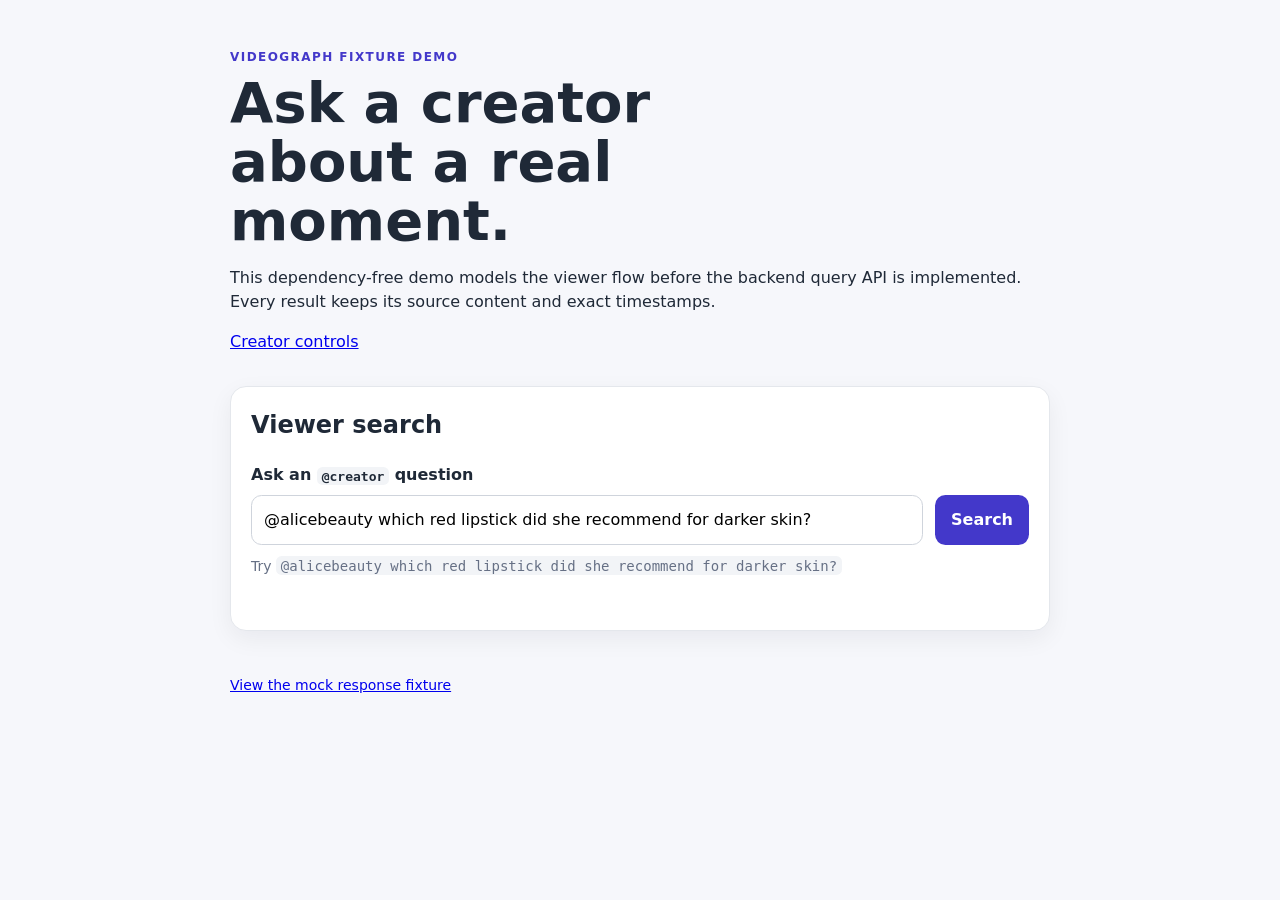
<file: frontend/demo/index.html>
<!doctype html>
<html lang="en">
  <head>
    <meta charset="utf-8" />
    <meta name="viewport" content="width=device-width, initial-scale=1" />
    <title>VideoGraph viewer search demo</title>
    <link rel="stylesheet" href="./styles.css" />
  </head>
  <body>
    <main class="shell">
      <header class="intro">
        <p class="eyebrow">VideoGraph fixture demo</p>
        <h1>Ask a creator about a real moment.</h1>
        <p>
          This dependency-free demo models the viewer flow before the backend query API is
          implemented. Every result keeps its source content and exact timestamps.
        </p>
        <p><a href="./creator-controls.html">Creator controls</a></p>
      </header>

      <section class="panel" aria-labelledby="search-heading">
        <h2 id="search-heading">Viewer search</h2>
        <form id="query-form" novalidate>
          <label for="query-input">Ask an <code>@creator</code> question</label>
          <div class="query-row">
            <input
              id="query-input"
              name="query"
              type="text"
              autocomplete="off"
              value="@alicebeauty which red lipstick did she recommend for darker skin?"
              aria-describedby="query-help query-status"
              aria-controls="creator-suggestions"
              aria-expanded="false"
            />
            <button type="submit">Search</button>
          </div>
          <p id="query-help" class="hint">
            Try <code>@alicebeauty which red lipstick did she recommend for darker skin?</code>
          </p>
          <ul id="creator-suggestions" class="suggestions" role="listbox" hidden></ul>
          <p id="query-status" class="status" role="status" aria-live="polite"></p>
        </form>
      </section>

      <section id="results" class="results" aria-live="polite" aria-busy="false"></section>

      <footer class="footer">
        <a href="../fixtures/viewer-query-fixtures.json">View the mock response fixture</a>
      </footer>
    </main>
    <script type="module" src="./viewer-search.js"></script>
  </body>
</html>
</file>
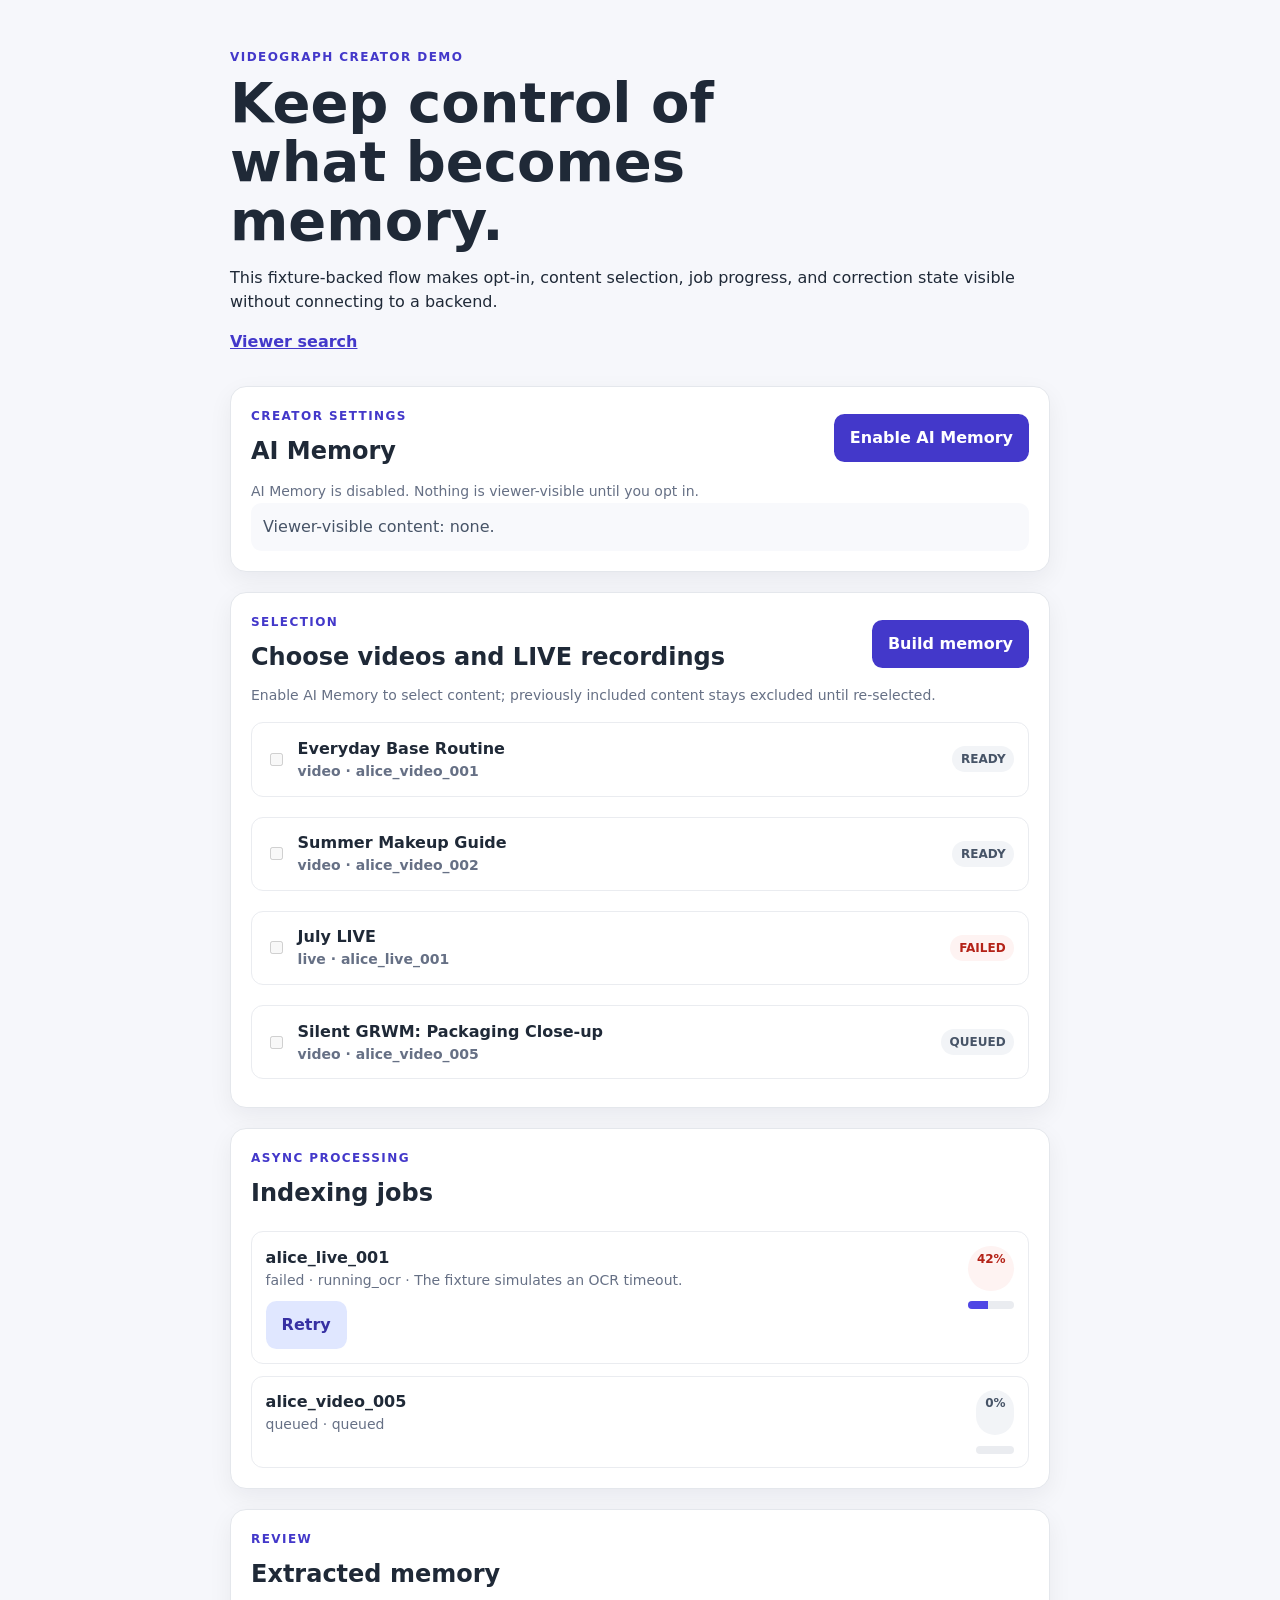
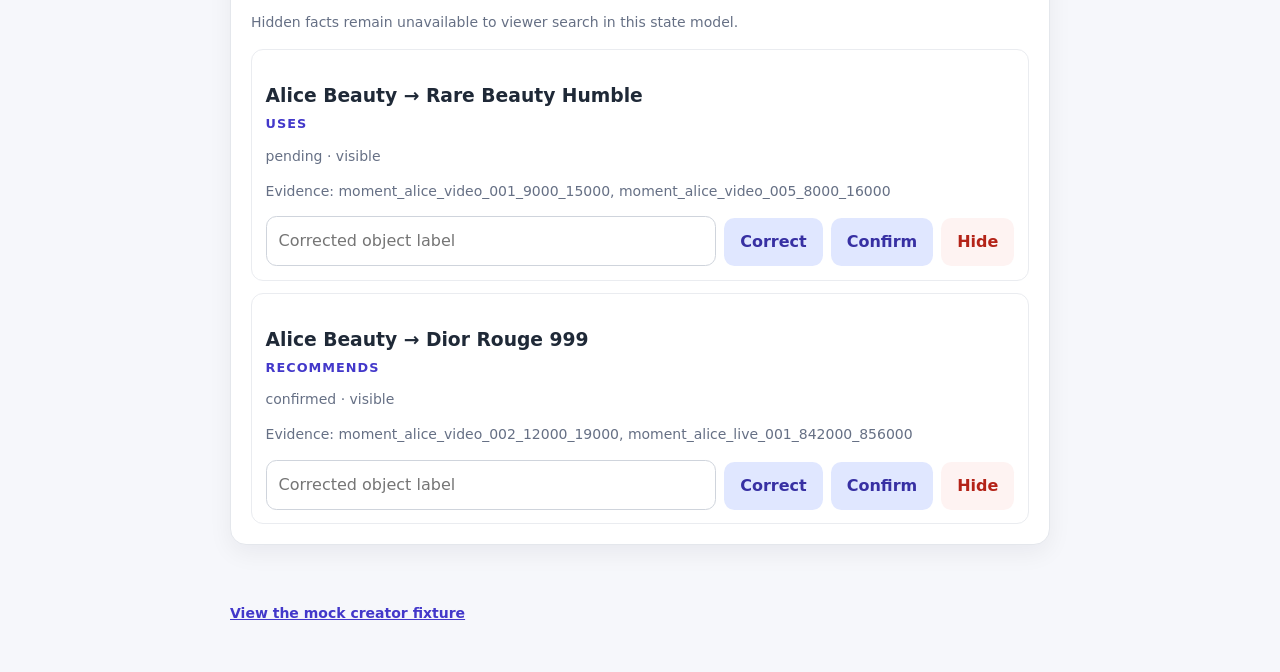
<file: frontend/demo/creator-controls.html>
<!doctype html>
<html lang="en">
  <head>
    <meta charset="utf-8" />
    <meta name="viewport" content="width=device-width, initial-scale=1" />
    <title>VideoGraph creator controls demo</title>
    <link rel="stylesheet" href="./styles.css" />
    <link rel="stylesheet" href="./creator-controls.css" />
  </head>
  <body>
    <main class="shell">
      <header class="intro">
        <p class="eyebrow">VideoGraph creator demo</p>
        <h1>Keep control of what becomes memory.</h1>
        <p>
          This fixture-backed flow makes opt-in, content selection, job progress, and
          correction state visible without connecting to a backend.
        </p>
        <p class="demo-nav"><a href="./">Viewer search</a></p>
      </header>

      <section class="panel" aria-labelledby="memory-heading">
        <div class="section-heading">
          <div>
            <p class="eyebrow">Creator settings</p>
            <h2 id="memory-heading">AI Memory</h2>
          </div>
          <button id="memory-toggle" type="button"></button>
        </div>
        <p id="memory-status" class="status" role="status" aria-live="polite"></p>
        <p id="visibility-status" class="privacy-note"></p>
      </section>

      <section class="panel" aria-labelledby="content-heading">
        <div class="section-heading">
          <div>
            <p class="eyebrow">Selection</p>
            <h2 id="content-heading">Choose videos and LIVE recordings</h2>
          </div>
          <button id="build-memory" type="button">Build memory</button>
        </div>
        <p id="selection-status" class="hint"></p>
        <div id="content-list" class="content-list"></div>
      </section>

      <section class="panel" aria-labelledby="jobs-heading">
        <p class="eyebrow">Async processing</p>
        <h2 id="jobs-heading">Indexing jobs</h2>
        <div id="job-list" class="job-list"></div>
      </section>

      <section class="panel" aria-labelledby="facts-heading">
        <p class="eyebrow">Review</p>
        <h2 id="facts-heading">Extracted memory</h2>
        <p class="hint">Hidden facts remain unavailable to viewer search in this state model.</p>
        <div id="fact-list" class="fact-list"></div>
      </section>

      <p id="action-status" class="status" role="status" aria-live="polite"></p>
      <footer class="footer">
        <a href="../fixtures/creator-controls-fixtures.json">View the mock creator fixture</a>
      </footer>
    </main>
    <script type="module" src="./creator-controls.js"></script>
  </body>
</html>
</file>
<file: frontend/demo/styles.css>
:root {
  color: #1f2937;
  background: #f6f7fb;
  font-family: Inter, ui-sans-serif, system-ui, -apple-system, BlinkMacSystemFont, "Segoe UI", sans-serif;
  line-height: 1.5;
}

* {
  box-sizing: border-box;
}

body {
  margin: 0;
}

button,
input {
  font: inherit;
}

button {
  border: 0;
  border-radius: 0.65rem;
  background: #4338ca;
  color: white;
  cursor: pointer;
  font-weight: 700;
  padding: 0.75rem 1rem;
}

button:hover {
  background: #3730a3;
}

.shell {
  margin: 0 auto;
  max-width: 860px;
  padding: 3rem 1.25rem;
}

.intro {
  margin-bottom: 2rem;
}

.eyebrow {
  color: #4338ca;
  font-size: 0.75rem;
  font-weight: 800;
  letter-spacing: 0.12em;
  margin: 0 0 0.5rem;
  text-transform: uppercase;
}

h1,
h2,
p {
  margin-top: 0;
}

h1 {
  font-size: clamp(2rem, 5vw, 3.5rem);
  line-height: 1.05;
  margin-bottom: 1rem;
  max-width: 14ch;
}

.intro p:last-child {
  color: #667085;
  max-width: 68ch;
}

.panel,
.result-card {
  background: white;
  border: 1px solid #e4e7ec;
  border-radius: 1rem;
  box-shadow: 0 0.5rem 1.5rem rgb(16 24 40 / 6%);
}

.panel {
  padding: 1.25rem;
}

label {
  display: block;
  font-weight: 700;
  margin-bottom: 0.5rem;
}

.query-row {
  display: flex;
  gap: 0.75rem;
}

input {
  border: 1px solid #cfd4dc;
  border-radius: 0.65rem;
  flex: 1;
  min-width: 0;
  padding: 0.75rem;
}

input:focus {
  border-color: #4338ca;
  outline: 3px solid rgb(67 56 202 / 18%);
}

.hint,
.status,
.footer {
  color: #667085;
  font-size: 0.875rem;
}

.hint {
  margin: 0.65rem 0 0;
}

code {
  background: #f2f4f7;
  border-radius: 0.35rem;
  padding: 0.1rem 0.3rem;
}

.status {
  min-height: 1.35rem;
  margin: 0.75rem 0 0;
}

.status.error {
  color: #b42318;
}

.suggestions {
  background: white;
  border: 1px solid #d0d5dd;
  border-radius: 0.65rem;
  list-style: none;
  margin: 0.5rem 0 0;
  padding: 0.25rem;
}

.suggestions button {
  background: transparent;
  border-radius: 0.45rem;
  color: #344054;
  display: block;
  padding: 0.6rem 0.75rem;
  text-align: left;
  width: 100%;
}

.suggestions button:hover {
  background: #f2f4f7;
}

.results {
  display: grid;
  gap: 1rem;
  margin-top: 1.25rem;
}

.result-card {
  padding: 1.25rem;
}

.result-card h3 {
  margin-bottom: 0.35rem;
}

.summary,
.answer {
  color: #475467;
}

.answer {
  border-left: 3px solid #a5b4fc;
  margin-bottom: 1.25rem;
  padding-left: 0.85rem;
}

.evidence-list {
  display: grid;
  gap: 0.65rem;
  list-style: none;
  margin: 1rem 0 0;
  padding: 0;
}

.evidence-item {
  align-items: center;
  background: #f8f9fc;
  border-radius: 0.65rem;
  display: flex;
  gap: 0.75rem;
  justify-content: space-between;
  padding: 0.75rem;
}

.evidence-copy {
  min-width: 0;
}

.evidence-copy strong,
.evidence-copy span {
  display: block;
}

.evidence-copy span {
  color: #667085;
  font-size: 0.875rem;
}

.jump-button {
  background: #e0e7ff;
  color: #3730a3;
  flex: 0 0 auto;
  font-size: 0.875rem;
  padding: 0.55rem 0.7rem;
}

.jump-button:hover {
  background: #c7d2fe;
}

.empty {
  background: #fffaeb;
  border: 1px solid #fedf89;
  border-radius: 0.75rem;
  color: #7a2e0e;
  padding: 1rem;
}

.loading {
  color: #667085;
  padding: 1rem 0;
}

.footer {
  margin-top: 1.5rem;
}

@media (max-width: 640px) {
  .query-row,
  .evidence-item {
    align-items: stretch;
    flex-direction: column;
  }

  .jump-button {
    width: 100%;
  }
}
</file>
<file: frontend/demo/creator-controls.css>
.demo-nav a,
.footer a {
  color: #4338ca;
  font-weight: 700;
}

.section-heading {
  align-items: center;
  display: flex;
  gap: 1rem;
  justify-content: space-between;
}

.section-heading h2 {
  margin-bottom: 0;
}

.panel + .panel {
  margin-top: 1.25rem;
}

.privacy-note {
  background: #f8f9fc;
  border-radius: 0.65rem;
  color: #475467;
  margin-bottom: 0;
  padding: 0.75rem;
}

.content-list,
.job-list,
.fact-list {
  display: grid;
  gap: 0.75rem;
  margin-top: 1rem;
}

.content-item,
.job-item,
.fact-item {
  border: 1px solid #eaecf0;
  border-radius: 0.75rem;
  padding: 0.85rem;
}

.content-item {
  align-items: center;
  display: flex;
  gap: 0.75rem;
}

.content-item input {
  flex: 0 0 auto;
}

.content-copy,
.job-copy {
  flex: 1;
  min-width: 0;
}

.content-copy strong,
.content-copy span,
.job-copy strong,
.job-copy span {
  display: block;
}

.content-copy span,
.job-copy span,
.fact-meta {
  color: #667085;
  font-size: 0.875rem;
}

.badge {
  background: #f2f4f7;
  border-radius: 99rem;
  color: #475467;
  font-size: 0.75rem;
  font-weight: 700;
  padding: 0.25rem 0.55rem;
  text-transform: uppercase;
}

.badge.failed {
  background: #fef3f2;
  color: #b42318;
}

.badge.processing {
  background: #eff8ff;
  color: #175cd3;
}

.job-item {
  display: grid;
  gap: 0.65rem;
  grid-template-columns: 1fr auto;
}

.job-progress {
  background: #eaecf0;
  border-radius: 99rem;
  height: 0.5rem;
  overflow: hidden;
}

.job-progress span {
  background: #4f46e5;
  display: block;
  height: 100%;
}

.fact-item h3 {
  margin-bottom: 0.25rem;
}

.fact-relation {
  color: #4338ca;
  font-size: 0.8rem;
  font-weight: 800;
  letter-spacing: 0.08em;
  margin-bottom: 0.75rem;
}

.fact-actions {
  align-items: end;
  display: flex;
  flex-wrap: wrap;
  gap: 0.5rem;
  margin-top: 0.9rem;
}

.fact-actions input {
  min-width: 14rem;
}

.secondary-button {
  background: #e0e7ff;
  color: #3730a3;
}

.danger-button {
  background: #fef3f2;
  color: #b42318;
}

.empty-list {
  color: #667085;
  margin: 0;
}

@media (max-width: 640px) {
  .section-heading,
  .content-item,
  .job-item {
    align-items: stretch;
    display: flex;
    flex-direction: column;
  }

  .section-heading button,
  .content-item input,
  .fact-actions input,
  .fact-actions button {
    width: 100%;
  }
}
</file>
